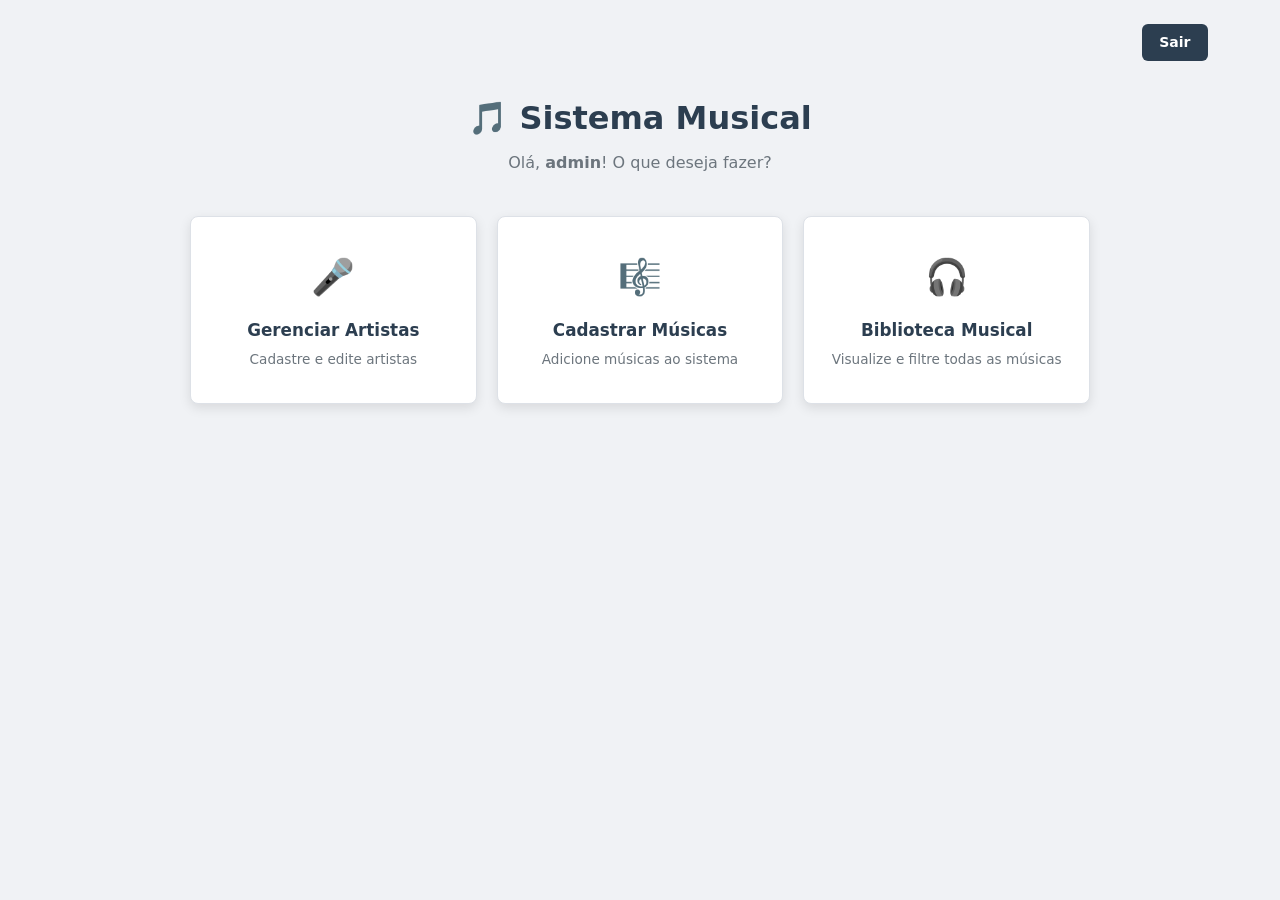
<file: index.html>
<!DOCTYPE html>
<html lang="pt-br">
<head>
   <meta charset="UTF-8">
    <meta name="viewport" content="width=device-width, initial-scale=1.0">
    <title>Menu Principal Sistema Musical</title>
    <link rel="icon" href="data:image/svg+xml,<svg xmlns=%27http://www.w3.org/2000/svg%27 viewBox=%270 0 100 100%27><text y=%27.9em%27 font-size=%2790%27>🎵</text></svg>">
    <link rel="stylesheet" href="styles.css">
</head>
<body>
    <div class="container">
        <div class="topbar">
            <a href="login.html" class="btn-back">Sair</a>
        </div>
        <div class="page-header">
            <h1>🎵 Sistema Musical</h1>
            <p>Olá, <strong>admin</strong>! O que deseja fazer?</p>
        </div>
        <div class="menu-grid">
            <div class="menu-card">
                <a href="cadastro_artista.html">
                    <div class="menu-card-icon">🎤</div> 
                    <div class="menu-card-title">Gerenciar Artistas</div> 
                    <div class="menu-card-desc">Cadastre e edite artistas</div> 
                </a>
            </div>
            <div class="menu-card">
                <a href="cadastro_musica.html">
                    <div class="menu-card-icon">🎼</div>
                    <div class="menu-card-title">Cadastrar Músicas</div>
                    <div class="menu-card-desc">Adicione músicas ao sistema</div>
                </a>
            </div>
            <div class="menu-card">
                <a href="listagem_musicas.html">
                    <div class="menu-card-icon">🎧</div>
                    <div class="menu-card-title">Biblioteca Musical</div>
                    <div class="menu-card-desc">Visualize e filtre todas as músicas</div>
                </a>
            </div>
        </div>
    </div>
</body>
</html>
</file>
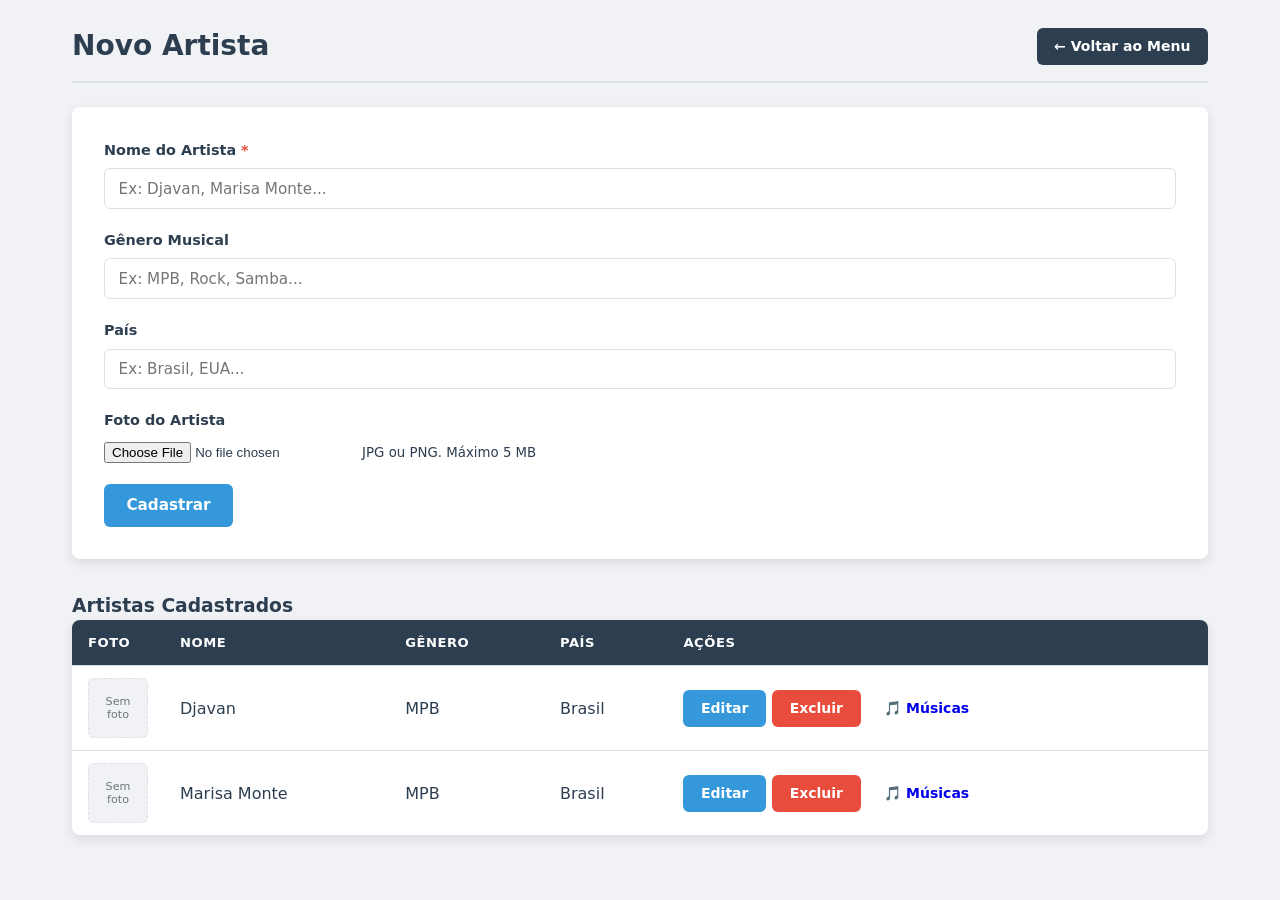
<file: cadastro_artista.html>
<!DOCTYPE html>
<html lang="pt-br">
<head>
    <meta charset="UTF-8">
    <meta name="viewport" content="width=device-width, initial-scale=1.0">
    <title>Novo Artista - Sistema Musical</title>
    <link rel="icon" href="data:image/svg+xml,<svg xmlns='http://www.w3.org/2000/svg' viewBox='0 0 100 100'><text y='.9em' font-size='90'>🎵</text></svg>">
    <link rel="stylesheet" href="styles.css">
</head>
<body>
    <div class="container">


        <!-- A mesma barra de título da Biblioteca (o CSS já existe desde a aula 2) -->
        <div class="page-header-bar">
            <h2>Novo Artista</h2>
            <div class="header-actions">
                <a href="index.html" class="btn-back">← Voltar ao Menu</a>
            </div>
        </div>


        <!-- 
        FORMULÁRIO DE CADASTRO DO ARTISTA (o "criador")
        method="post": envia os dados escondidos. É o certo para cadastrar.
        enctype="multipart/form-data": OBRIGATÓRIO para enviar arquivo (a foto).
        -->
        <form method="post" action="#" enctype="multipart/form-data">
            <!-- form-grid: o CSS transforma em 2 colunas (grid 1fr 1fr). Os campos se encaixam 2 por linha. -->
            <div class="form-grid">
                <div class="form-group">
                    <!-- O vermelho avisa que o campo é obrigatório. A cor vem da variável --red. -->
                    <label for="nome">Nome do Artista <span style="color:var(--red)">*</span></label>
                    <!-- required: o navegador não deixa cadastrar sem nome. -->
                    <input type="text" id="nome" name="nome" required placeholder="Ex: Djavan, Marisa Monte...">
                </div>


                <div class="form-group">
                    <!-- Campo opcional (sem required) -->
                    <label for="genero">Gênero Musical</label>
                    <input type="text" id="genero" name="genero" placeholder="Ex: MPB, Rock, Samba...">
                </div>


                <div class="form-group">
                    <label for="pais">País</label>
                    <input type="text" id="pais" name="pais" placeholder="Ex: Brasil, EUA...">
                </div>


                <div class="form-group">
                    <label for="imagem">Foto do Artista</label>
                    <!-- type="file": abre a janela para escolher um arquivo. accept="image/*": mostra só imagens. -->
                    <input type="file" id="imagem" name="imagem" accept="image/*">
                    <!-- small: texto pequeno de ajuda embaixo do campo -->
                    <small>JPG ou PNG. Máximo 5 MB</small>
                </div>
            </div><!-- fim .form-grid -->


            <!-- form-actions: a área dos botões do formulário (flex). -->
            <div class="form-actions">
                <button type="submit" class="btn-primary">Cadastrar</button>
            </div>
        </form>


        <!-- TABELA DE ARTISTAS (dados fixos nesta fase) -->
        <!-- Usa as MESMAS classes da tabela da Biblioteca: o visual já vem pronto. -->
        <h3>Artistas Cadastrados</h3><!-- h3: subtítulo da tabela -->


        <div class="table-container">
            <table>
                <thead>
                    <tr>
                        <th class="col-foto">Foto</th>
                        <th>Nome</th>
                        <th>Gênero</th>
                        <th>País</th>
                        <th class="col-acoes">Ações</th>
                    </tr>
                </thead>
                <tbody>
                    <!-- Cada tr é um artista -->
                    <tr>
                        <td><div class="no-image">Sem<br>foto</div></td>
                        <td>Djavan</td>
                        <td>MPB</td>
                        <td>Brasil</td>
                        <td>
                            <div class="action-buttons">
                                <a href="#" class="btn-edit">Editar</a>
                                <a href="#" class="btn-delete">Excluir</a>
                                <!-- btn-music (verde): leva ao cadastro das músicas DESTE artista. -->
                                <a href="cadastro_musica.html" class="btn-music">🎵 Músicas</a>
                            </div>
                        </td>
                    </tr>
                    <tr>
                        <td><div class="no-image">Sem<br>foto</div></td>
                        <td>Marisa Monte</td>
                        <td>MPB</td>
                        <td>Brasil</td>
                        <td>
                            <div class="action-buttons">
                                <a href="#" class="btn-edit">Editar</a>
                                <a href="#" class="btn-delete">Excluir</a>
                                <a href="cadastro_musica.html" class="btn-music">🎵 Músicas</a>
                            </div>
                        </td>
                    </tr>
                </tbody>
            </table>
        </div>


    </div>
</body>
</html>
</file>
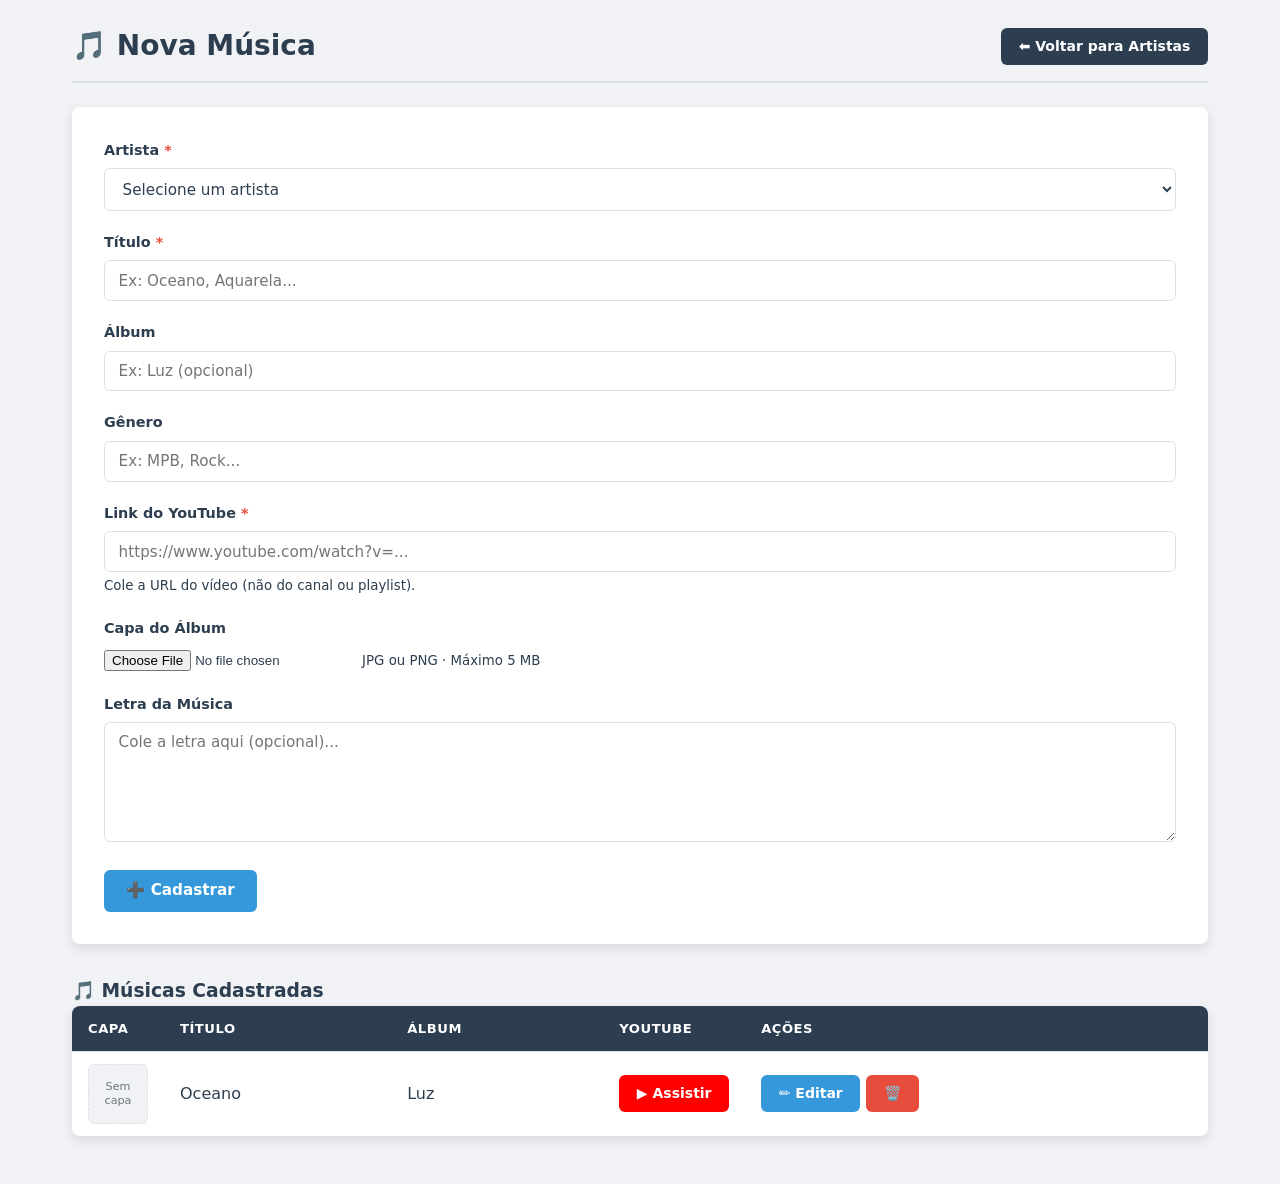
<file: cadastro_musica.html>
<!DOCTYPE html>
<html lang="pt-br">
<head>
    <meta charset="UTF-8">
    <meta name="viewport" content="width=device-width, initial-scale=1.0">
    <title>Nova Música — Sistema Musical</title>
    <link rel="icon" href="data:image/svg+xml,<svg xmlns=%27http://www.w3.org/2000/svg%27 viewBox=%270 0 100 100%27><text y=%27.9em%27 font-size=%2790%27>🎵</text></svg>">
    <link rel="stylesheet" href="styles.css">
</head>
<body>
    <div class="container">

        <!-- Aqui o botão volta para os ARTISTAS: chegamos nesta tela pelo botão verde "Músicas". -->
        <div class="page-header-bar">
            <h2>🎵 Nova Música</h2>
            <div class="header-actions">
                <a href="cadastro_artista.html" class="btn-back">⬅ Voltar para Artistas</a>
            </div>
        </div>

        <!-- FORMULÁRIO DA MÚSICA (a "obra"). Igual ao do artista: post, enctype e form-grid. -->
        <form method="post" action="#" enctype="multipart/form-data">

            <div class="form-grid">

                <!-- Linha 1: Artista + Título -->
                <div class="form-group">
                    <label for="artista_id">Artista <span style="color:var(--red)">*</span></label>
                    <!--
                    select required: a música PRECISA de um artista.
                    A 1a opção tem value="" (vazio): se a pessoa não escolher, o required bloqueia.
                    value="1", "2": o código do artista. Na Sprint 2 é assim que o banco
                    liga a música ao artista dela (chave estrangeira artista_id).
                    -->
                    <select name="artista_id" id="artista_id" required>
                        <option value="">Selecione um artista</option>
                        <option value="1">Djavan</option>
                        <option value="2">Marisa Monte</option>
                    </select>
                </div>

                <div class="form-group">
                    <label for="titulo">Título <span style="color:var(--red)">*</span></label>
                    <input type="text" id="titulo" name="titulo" required placeholder="Ex: Oceano, Aquarela...">
                </div>

                <!-- Linha 2: Álbum + Gênero (opcionais) -->
                <div class="form-group">
                    <label for="album">Álbum</label>
                    <input type="text" id="album" name="album" placeholder="Ex: Luz (opcional)">
                </div>

                <div class="form-group">
                    <label for="genero">Gênero</label>
                    <input type="text" id="genero" name="genero" placeholder="Ex: MPB, Rock...">
                </div>

                <!-- Linha 3: YouTube + Capa -->
                <div class="form-group">
                    <label for="youtube_link">Link do YouTube <span style="color:var(--red)">*</span></label>
                    <!-- type="url": o navegador confere se é um endereço de internet (http...). -->
                    <input type="url" id="youtube_link" name="youtube_link" required placeholder="https://www.youtube.com/watch?v=...">
                    <small>Cole a URL do vídeo (não do canal ou playlist).</small>
                </div>

                <div class="form-group">
                    <label for="imagem_capa">Capa do Álbum</label>
                    <!-- O mesmo campo de foto do artista: só imagens. -->
                    <input type="file" id="imagem_capa" name="imagem_capa" accept="image/*">
                    <small>JPG ou PNG · Máximo 5 MB</small>
                </div>

                <!-- Linha 4: Letra. A classe "full" faz este campo ocupar as 2 colunas (grid-column: 1 / -1). -->
                <div class="form-group full">
                    <label for="letra">Letra da Música</label>
                    <!-- textarea: caixa de texto com várias linhas. Diferente do input, ela tem fechamento. -->
                    <textarea id="letra" name="letra" placeholder="Cole a letra aqui (opcional)..."></textarea>
                </div>

            </div><!-- fim .form-grid -->

            <div class="form-actions">
                <button type="submit" class="btn-primary">➕ Cadastrar</button>
            </div>
        </form>


        <!-- ========== TABELA DE MÚSICAS DO ARTISTA (dados fixos nesta fase) ========== -->
        <h3>🎵 Músicas Cadastradas</h3>
        <div class="table-container">
            <table>
                <thead>
                    <tr>
                        <th class="col-capa">Capa</th>
                        <th>Título</th>
                        <th>Álbum</th>
                        <th class="col-youtube">YouTube</th>
                        <th class="col-acoes">Ações</th>
                    </tr>
                </thead>
                <tbody>
                    <tr>
                        <td><div class="no-image">Sem<br>capa</div></td>
                        <td>Oceano</td>
                        <td>Luz</td>
                        <!-- Abre o vídeo numa aba nova. -->
                        <td><a href="#" target="_blank" class="btn-youtube">▶ Assistir</a></td>
                        <td>
                            <div class="action-buttons">
                                <a href="#" class="btn-edit">✏️ Editar</a>
                                <a href="#" class="btn-delete">🗑️</a>
                            </div>
                        </td>
                    </tr>
                </tbody>
            </table>
        </div>

    </div>
</body>
</html>
</file>
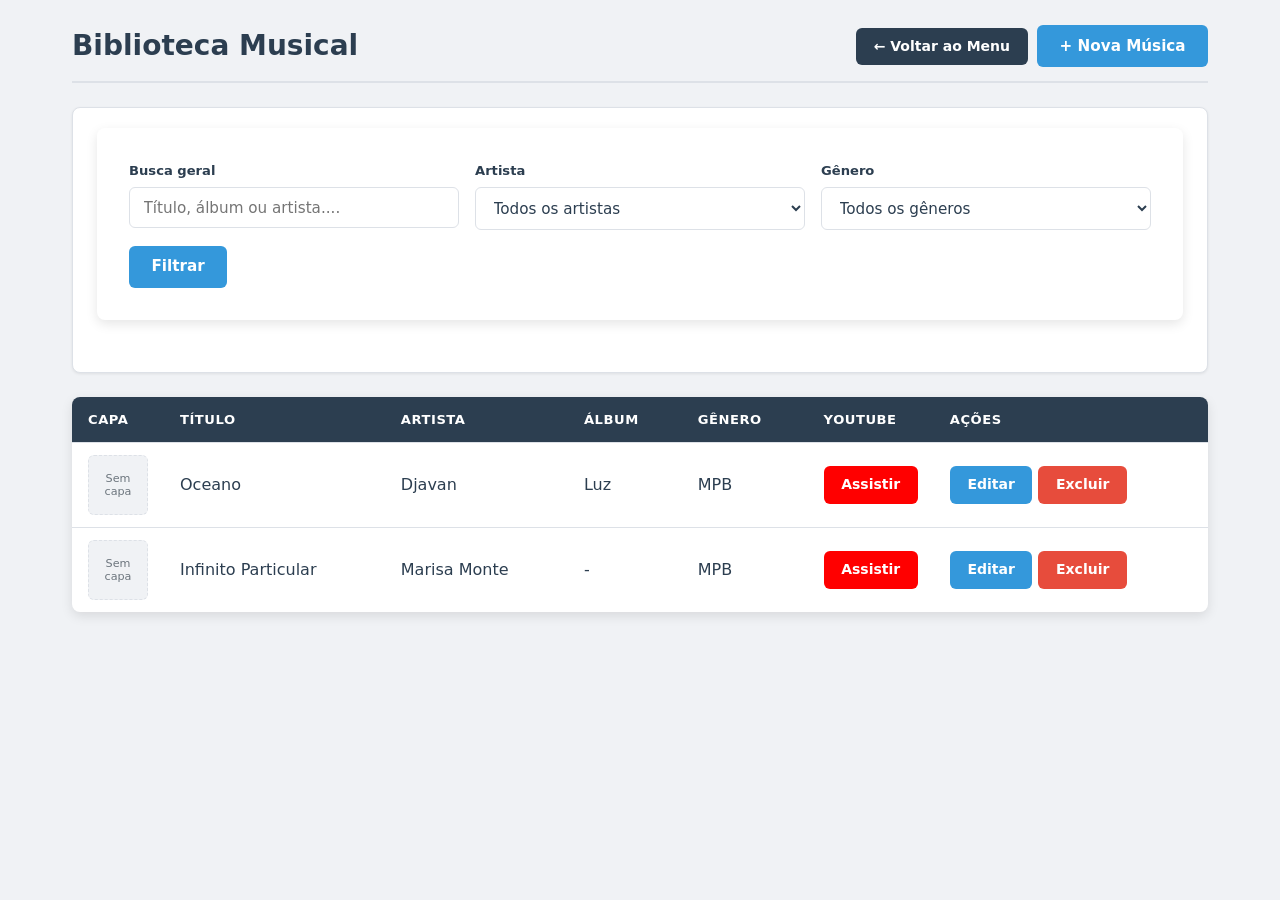
<file: listagem_musicas.html>
<!DOCTYPE html>
<html lang="pt-br">
<head>
<meta charset="UTF-8">
<meta name="viewport" content="width=device-width, initial-scale=1.0">
<title>Biblioteca Musical Sistema Musical</title>
<link rel="icon" href="data:image/svg+xml,<svg xmlns=%27http://www.w3.org/2000/svg%27 viewBox=%270 0 100 100%27><text y=%27.9em%27 font-size=%2790%27>🎵</text></svg>">
<link rel="stylesheet" href="styles.css">
</head>
<body>
<div class="container">
<!--
CABEÇALHO DA PAGINA
page-header-bar: o CSS (flex + space-between) deixa o título
à esquerda e os botões à direita. Esta barra se repete nos cadastros...
-->
<div class="page-header-bar">
<h2>Biblioteca Musical</h2>
<!-- h2: o título desta tela -->
<div class="header-actions">
<!-- Links com cara de botão: btn-back (escuro) e btn-primary (azul). -->
<a href="index.html" class="btn-back">← Voltar ao Menu</a>
<a href="cadastro_musica.html" class="btn-primary">+ Nova Música</a>
</div>
</div>
<!--
FILTROS
Nesta fase eles só aparecem (não filtram de verdade).
method="get": na Sprint 2 o que a pessoa escolher vai aparecer no endereço
(ex.: ?artista=1) e o PHP usa isso para filtrar no banco.
-->
<div class="filters">
<form method="get" class="filter-form" action="#">
<!-- filter-group: os 3 filtros. O CSS (flex) coloca lado a lado. -->
<div class="filter-group">
<!-- filter-item: um filtro rótulo campo. -->
<div class="filter-item">
<label for="busca">Busca geral</label>
<input type="text" name="busca" id="busca" placeholder="Título, álbum ou artista....">
</div>
<div class="filter-item">
<label for="artista">Artista</label>
<!-- select: lista para escolher uma opção.
value="" (vazio) = "todos". O número é o código do artista no banco. -->
<select name="artista" id="artista">
<option value="">Todos os artistas</option>
<option value="1">Djavan</option>
<option value="2">Marisa Monte</option>
</select>
</div>
<div class="filter-item">
<label for="genero">Gênero</label>
<select name="genero" id="genero">
<option value="">Todos os gêneros</option>
<option value="MPB">MPB</option>
</select>
</div>
</div>
<!-- filter-actions: a área do botão de filtrar. -->
<div class="filter-actions">
<button type="submit" class="btn-primary">Filtrar</button>
</div>
</form>
</div>
<!--
TABELA DE MUSICAS
table-container: a caixa branca com sombra em volta da tabela.
-->
<div class="table-container">
<table>
<!-- thead: o cabeçalho da tabela. tr = linha. th = célula de título. -->
<thead>
<tr>
<!-- As classes col... deixam o CSS controlar a largura destas colunas. -->
<th class="col-capa">Capa</th>
<th>Título</th>
<th>Artista</th>
<th>Álbum</th>
<th>Gênero</th>
<th class="col-youtube">YouTube</th>
<th class="col-acoes">Ações</th>
</tr>
</thead>
<!-- tbody: o corpo. Cada tr é UMA música; cada td é uma informação dela.
Os dados estão fixos aqui. Na Sprint 2 o PHP cria estas linhas a partir do banco. -->
<tbody>
<tr>
<!-- no-image: quadrado "Sem capa" no lugar da imagem (a capa real vem na Sprint 2). -->
<td><div class="no-image">Sem<br>capa</div></td>
<td>Oceano</td>
<td>Djavan</td>
<td>Luz</td>
<td>MPB</td>
<!-- target="_blank": abre o video numa aba nova, sem sair do sistema... -->
<td><a href="#" target="_blank" class="btn-youtube">Assistir</a></td>
<td>
<!-- action-buttons: junta Editar e Excluir lado a lado (flex). -->
<div class="action-buttons">
<a href="#" class="btn-edit">Editar</a>
<a href="#" class="btn-delete">Excluir</a>
</div>
</td>
</tr>
<tr>
<td><div class="no-image">Sem<br>capa</div></td>
<td>Infinito Particular</td>
<td>Marisa Monte</td>
<td>-</td> <!-- sem álbum: mostramos um traço -->
<td>MPB</td>
<td><a href="#" target="_blank" class="btn-youtube">Assistir</a></td>
<td>
<div class="action-buttons">
<a href="#" class="btn-edit">Editar</a>
<a href="#" class="btn-delete">Excluir</a>
</div>
</td>
</tr>
</tbody>
</table>
</div>
</div>
</body>
</html>
</file>
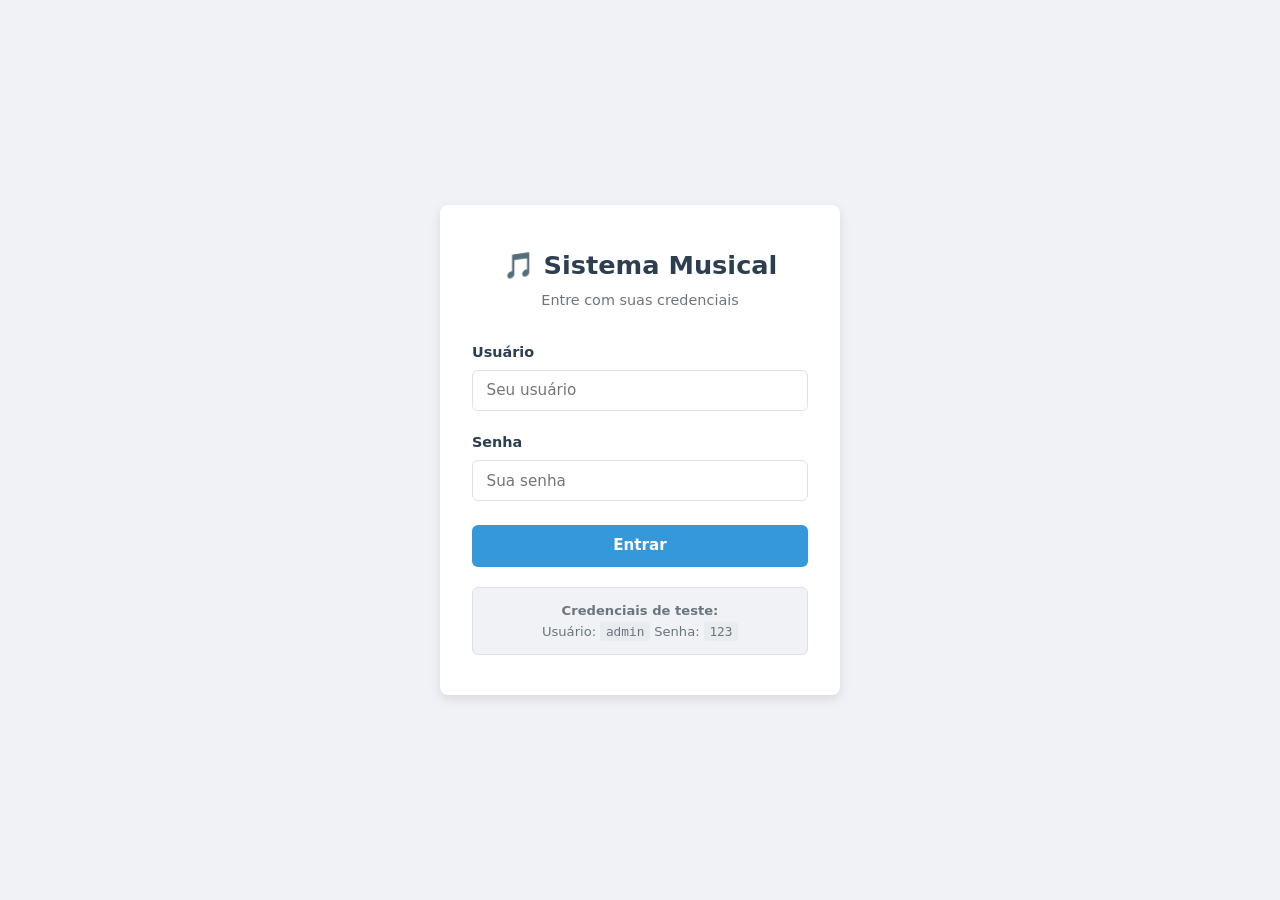
<file: login.html>
<!DOCTYPE html>
<html lang="pt-br">
<head>
    <meta charset="UTF-8">
    <meta name="viewport" content="width=device-width, initial-scale=1.0">
    <title>Login Sistema Musical</title>
    <link rel="icon" href="data:image/svg+xml,<svg xmlns=%27http://www.w3.org/2000/svg%27 viewBox=%270 0 100 100%27><text y=%27.9em%27 font-size=%2790%27>🎵</text></svg>">
    <link rel="stylesheet" href="styles.css">
</head>
<body class="login-page">
    <div class="login-card">
        <div class="login-header">
            <h1>🎵 Sistema Musical</h1>
            <p>Entre com suas credenciais</p>
        </div>
        <form method="post" action="#">
            <div class="form-group">
                <label for="usuario">Usuário</label>
               <input type="text"
                       id="usuario"
                       name="usuario"
                       required
                       autocomplete="username"
                       placeholder="Seu usuário">
            </div>
            <div class="form-group">
                <label for="senha">Senha</label>
                <input type="password"
                       id="senha"
                       name="senha"
                       required
                       autocomplete="current-password"
                       placeholder="Sua senha">
            </div>
            <button type="submit" class="btn-primary">Entrar</button>
        </form>
        <div class="login-hint">
            <strong>Credenciais de teste:</strong><br>
            Usuário: <code>admin</code>     Senha: <code>123</code>
        </div>
    </div>
</body>
</html>
</file>
<file: styles.css>
/*
==========================================================================
SISTEMA MUSICAL: Folha de Estilos Principal
Um único arquivo para TODAS as telas. Ele cresce a cada aula:
Aula 1: base, formulário, botões, login e menu
Aula 2: títulos, barra de título, cores dos botões, tabelas e filtros
Aula 3: formulário em grade, campo de foto e botão de músicas
Aula 4: url e textarea, campo "full", utilitários e celular
==========================================================================
*/


/*
1. VARIÁVEIS E RESET [AULA 1]
:root guarda as variáveis. Escrevemos o valor UMA vez e usamos
em todo lugar com var(--nome). Para mudar a identidade visual do
sistema, basta trocar as cores aqui.
*/
:root {
  --primary: #2c3e50;       /* azul bem escuro: títulos, cabeçalho da tabela */
  --blue: #3498db;          /* azul: botão principal e editar */
  --blue-dark: #2980b9;     /* azul escuro: hover */
  --green: #27ae60;         /* verde: botão de músicas */
  --red: #e74c3c;           /* vermelho: excluir e o de obrigatório */
  --red-dark: #c0392b;
  --bg: #f0f2f5;            /* fundo cinza claro da página */
  --surface: #ffffff;       /* fundo dos cartões */
  --border: #dde1e7;        /* cor das bordas */
  --text: #2c3e50;
  --text-muted: #6c757d;    /* texto cinza, menos importante */
  --shadow-sm: 0 1px 3px rgba(0,0,0,.08);   /* sombra fraca */
  --shadow-md: 0 4px 12px rgba(0,0,0,.10);  /* sombra média */
  --radius: 8px;            /* arredondamento dos cantos */
  --font: 'Segoe UI', system-ui, -apple-system, sans-serif;
}


/* Reset: zera as margens que o navegador coloca sozinho.
box-sizing: border-box faz a largura já incluir padding e borda. */
*, *::before, *::after {
  margin: 0;
  padding: 0;
  box-sizing: border-box;
}


/* A página inteira: fonte, fundo e cor do texto. */
body {
  font-family: var(--font);
  background-color: var(--bg);
  color: var(--text);
  line-height: 1.6;        /* espaço entre as linhas do texto */
  min-height: 100vh;       /* no mínimo a altura toda da tela */
}


/*
2. FORMULÁRIOS [AULA 1]
Base usada por TODAS as telas que têm <form>.
Todo formulário vira um cartão branco com sombra.
*/
form {
  background: var(--surface);
  padding: 2rem;
  border-radius: var(--radius);
  box-shadow: var(--shadow-md);
  margin-bottom: 2rem;
}


/* Espaço embaixo de cada grupo (rótulo + campo). */
.form-group {
  margin-bottom: 1.25rem;
}


/* display: block coloca o rótulo numa linha só dele, em cima do campo. */
label {
  display: block;
  margin-bottom: .4rem;
  font-size: .9rem;
  font-weight: 600;
  color: var(--primary);
}


/* Os campos ocupam a largura toda e ganham borda fina.
textarea e select já ficam prontos para as próximas telas. */
input[type="text"],
input[type="password"],
textarea,
select {
  width: 100%;
  padding: .65rem .85rem;
  border: 1.5px solid var(--border);
  border-radius: 6px;
  font-size: .95rem;
  font-family: var(--font); /* sem isso, campos usam outra fonte */
  color: var(--text);
  background: var(--surface);
  transition: border-color .25s, box-shadow .25s; /* muda suave */
}


/* :focus quando a pessoa clica no campo. A borda fica azul. */
input:focus,
textarea:focus,
select:focus {
  outline: none;
  border-color: var(--blue);
  box-shadow: 0 0 0 3px rgba(52, 152, 219, .15);
}


/*
3. BOTÕES [AULA 1, cores novas nas aulas 2 e 3]
Seletor em grupo (vírgulas): TODOS os botões do sistema têm o
mesmo formato. Cada um ganha a sua cor mais abaixo.
*/
.btn-primary,
.btn-edit,
.btn-delete,
.btn-music,
.btn-back,
.btn-youtube {
  display: inline-flex;     /* ícone e texto alinhados */
  align-items: center;
  justify-content: center;
  gap: .35rem;
  padding: .55rem 1.1rem;
  border: none;
  border-radius: 6px;
  font-size: .875rem;
  font-weight: 600;
  font-family: var(--font);
  cursor: pointer;          /* mãozinha no mouse */
  text-decoration: none;    /* links sem sublinhado */
  white-space: nowrap;      /* texto não quebra linha */
  transition: background-color .2s, transform .15s, box-shadow .2s;
  line-height: 1.4;
}


/* Botão principal: azul. No hover escurece e sobe 1px. */
.btn-primary {
  padding: .65rem 1.4rem;
  font-size: .95rem;
  background: var(--blue);
  color: #fff;
}


.btn-primary:hover {
  background: var(--blue-dark);
  transform: translateY(-1px);
  box-shadow: var(--shadow-sm);
}


/* Voltar e Sair: escuro. */
.btn-back {
  background: var(--primary);
  color: #fff;
}


.btn-back:hover {
  background: #1a252f;
}


/*
5. TELA DE LOGIN [AULA 1]
O body do login vira flex para centralizar o cartão:
justify-content horizontal, align-items vertical.
*/
.login-page {
  display: flex;
  justify-content: center;
  align-items: center;
  min-height: 100vh;
  background: var(--bg);
  padding: 1rem;
}


/* O cartão branco, com no máximo 400px de largura. */
.login-card {
  background: var(--surface);
  padding: 2.5rem 2rem;
  border-radius: var(--radius);
  box-shadow: var(--shadow-md);
  width: 100%;
  max-width: 400px;
}


/* O form já é um cartão (seção 2). Dentro do login-card tiramos
o fundo e a sombra para não ficar "caixa dentro de caixa". */
.login-card form {
  background: none;
  box-shadow: none;
  padding: 0;
  margin: 0;
}


.login-header {
  text-align: center;
  margin-bottom: 1.75rem;
}


.login-header h1 {
  font-size: 1.6rem;
  color: var(--primary);
  margin-bottom: .25rem;
}


.login-header p {
  color: var(--text-muted);
  font-size: .9rem;
}


/* Seletor com espaço "que está dentro de". Só o botão do login ocupa a largura toda. */
.login-card .btn-primary {
  width: 100%;
  margin-top: .25rem;
}


/* A caixinha com a dica das credenciais. */
.login-hint {
  margin-top: 1.25rem;
  padding: .75rem 1rem;
  background: var(--bg);
  border-radius: 6px;
  text-align: center;
  font-size: .82rem;
  color: var(--text-muted);
  border: 1px solid var(--border);
}


.login-hint code {
  background: #e9ecef;
  padding: .1rem .35rem;
  border-radius: 3px;
  font-size: .8rem;
}


/*
6. LAYOUT BASE [AULA 1]
O container de todas as telas, menos o login.
Largura máxima de 1200px. margin: 0 auto centraliza a caixa.
*/
.container {
  max-width: 1200px;
  margin: 0 auto;
  padding: 24px 32px;
}


/*
7. MENU PRINCIPAL [AULA 1]
*/


/* flex-end empurra o botão Sair para a direita. */
.topbar {
  display: flex;
  justify-content: flex-end;
  margin-bottom: 2rem;
}


.page-header {
  text-align: center;
  margin-bottom: 2.5rem;
}


.page-header h1 {
  font-size: 2rem;
  color: var(--primary);
  margin-bottom: .35rem;
}


.page-header p {
  color: var(--text-muted);
  font-size: 1rem;
}


/* A grade dos cards. auto-fit "coloque quantas colunas couberem,
cada uma com no mínimo 240px. No celular os cards descem sozinhos." */
.menu-grid {
  display: grid;
  grid-template-columns: repeat(auto-fit, minmax(240px, 1fr));
  gap: 1.25rem;
  max-width: 900px;
  margin: 0 auto;
}


.menu-card {
  background: var(--surface);
  border-radius: var(--radius);
  box-shadow: var(--shadow-md);
  transition: transform .2s, box-shadow .25s;
  border: 1px solid var(--border);
}


/* Com o mouse em cima, o card sobe 4px e a sombra cresce. */
.menu-card:hover {
  transform: translateY(-4px);
  box-shadow: 0 8px 20px rgba(0,0,0,.13);
}


/* display: block faz o link ocupar o card inteiro (tudo clicável). */
.menu-card a {
  display: block;
  padding: 2rem 1.5rem;
  text-align: center;
  text-decoration: none;
  color: var(--text);
}


.menu-card-icon {
  font-size: 2.2rem;
  margin-bottom: .75rem;
}


.menu-card-title {
  font-size: 1.05rem;
  font-weight: 600;
  color: var(--primary);
  margin-bottom: .35rem;
}


.menu-card-desc {
  font-size: .85rem;
  color: var(--text-muted);
}


/* [AULA 2] Cores dos botões de ação da tabela.
Azul = ação normal. Vermelho perigo (excluir). */
.btn-edit { background: var(--blue); color: #fff; }
.btn-edit:hover { background: var(--blue-dark); }


.btn-delete { background: var(--red); color: #fff; }
.btn-delete:hover { background: var(--red-dark); }


/* [AULA 2] O vermelho do YouTube, para reconhecer na hora. */
.btn-youtube { background: #ff0000; color: #fff; }
.btn-youtube:hover { background: #cc0000; }




/* 8. TIPOGRAFIA [h2 na AULA 2] */


/* Todo h2 do sistema: grande, cor principal e uma linha embaixo. */
h2 {
    font-size: 1.75rem;
    font-weight: 600;
    color: var(--primary);
    margin-bottom: 1.5rem;
    padding-bottom: .75rem;
    border-bottom: 2px solid var(--border);
}




/* 9. CABEÇALHO DE PÁGINA COM AÇÕES [AULA 2] */


/* Usado na Biblioteca e nos dois cadastros.
space-between: titulo na esquerda, botões na direita.
flex-wrap: se faltar espaço, os botões descem. */
.page-header-bar {
    display: flex;
    align-items: center;
    justify-content: space-between;
    gap: 1rem;
    margin-bottom: 1.5rem;
    padding-bottom: .75rem;
    border-bottom: 2px solid var(--border);
    flex-wrap: wrap;
}


/* A barra já tem linha embaixo. Tiramos a linha do h2 que está
dentro dela, senão ficariam duas. */
.page-header-bar h2 {
    margin: 0;
    padding: 0;
    border: none;
    font-size: 1.75rem;
    font-weight: 600;
    color: var(--primary);
}


.page-header-bar .header-actions {
    display: flex;
    gap: .6rem;
    flex-wrap: wrap;
    align-items: center;
}




/* 11. TABELAS [AULA 2] */


/* A caixa da tabela. overflow: hidden corta o que passa dos cantos
redondos (senão o cabeçalho escuro "vaza" no canto). */
.table-container {
    background: var(--surface);
    border-radius: var(--radius);
    box-shadow: var(--shadow-md);
    overflow: hidden;
    margin-bottom: 1.5rem;
}


/* border-collapse: as bordas das células viram uma só. */
table {
    width: 100%;
    border-collapse: collapse;
}


/* Espaço dentro das células e uma linha fina entre as linhas. */
th, td {
    padding: 12px 16px;
    text-align: left;
    vertical-align: middle;
    border-bottom: 1px solid var(--border);
}


/* Cabeçalho escuro, letra branca e MAIÚSCULA. */
th {
    background: var(--primary);
    color: #fff;
    font-size: .82rem;
    font-weight: 600;
    letter-spacing: .04em;
    text-transform: uppercase;
    white-space: nowrap;
}


tbody tr:last-child td { border-bottom: none; } /* a última linha sem borda */
tbody tr:hover { background: #f8fafc; } /* linha clareia com o mouse */


/* Larguras fixas das colunas pequenas. */
.col-foto,
.col-capa { width: 90px; white-space: nowrap; }
.col-youtube { width: 110px; white-space: nowrap; }
.col-acoes { white-space: nowrap; }


/* Editar e Excluir lado a lado. */
.action-buttons {
    display: flex;
    gap: 6px;
    align-items: center;
    flex-wrap: nowrap;
}


/* [Sprint 2] A miniatura da capa ou da foto de verdade. */
.table-thumbnail {
    width: 60px;
    height: 60px;
    object-fit: cover;
    border-radius: 6px;
    display: block;
}


/* O quadrado "Sem capa / Sem foto": borda tracejada e texto no meio. */
.no-image {
    width: 60px;
    height: 60px;
    background: var(--bg);
    border: 1.5px dashed var(--border);
    border-radius: 6px;
    display: flex;
    align-items: center;
    justify-content: center;
    font-size: .7rem;
    color: var(--text-muted);
    text-align: center;
    line-height: 1.2;
}


/* [Sprint 2] Célula de "nenhuma música encontrada". */
td.empty-cell {
    text-align: center;
    color: var(--text-muted);
    padding: 2rem;
    font-size: .95rem;
}




/* 14. FILTROS [AULA 2] */


.filters {
    background: var(--surface);
    padding: 1.25rem 1.5rem;
    border-radius: var(--radius);
    box-shadow: var(--shadow-sm);
    margin-bottom: 1.5rem;
    border: 1px solid var(--border);
}


/* Os filtros lado a lado. flex-wrap: descem se não couber. */
.filter-group {
    display: flex;
    gap: 1rem;
    flex-wrap: wrap;
    margin-bottom: 1rem;
}


/* flex: 1 cada filtro pega a mesma fatia do espaço.
min-width impede que fique fino demais. */
.filter-item {
    flex: 1;
    min-width: 180px;
}


.filter-item label {
    font-size: .82rem;
}


.filter-actions {
    display: flex;
    gap: .75rem;
    align-items: center;
}


/*
4. MENSAGENS [AULA 4, usadas de verdade na Sprint 2]
Ex.: "Artista cadastrado!" (success) ou "Senha incorreta" (error).
*/
.message {
  display: flex;
  align-items: center;
  gap: .6rem;
  padding: .85rem 1.1rem;
  border-radius: 6px;
  margin-bottom: 1.25rem;
  font-size: .95rem;
  font-weight: 500;
}


.message.success { background: #d4edda; color: #155724; border: 1px solid #c3e6cb; }
.message.error { background: #f8d7da; color: #721c24; border: 1px solid #f5c6cb; }


/*
[AULA 4] A caixa da letra: começa com 120px de altura.
resize: vertical deixa esticar só para baixo.
*/
textarea {
  min-height: 120px;
  resize: vertical;
}


/*
10. FORMULÁRIO EM GRADE [AULAS 3 e 4]
*/
/* [AULA 4] Outros tipos de input ficam iguais ao text. */
input[type="number"],
input[type="url"],
input[type="date"] {
  width: 100%;
  padding: .65rem .85rem;
  border: 1.5px solid var(--border);
  border-radius: 6px;
  font-size: .95rem;
  font-family: var(--font);
  color: var(--text);
  background: var(--surface);
  transition: border-color .2s, box-shadow .2s;
}


/* [AULA 4] O campo com a classe "full" vai da 1ª à última linha
da grade: ocupa as 2 colunas (usado na letra da música). */
.form-grid .form-group.full {
  grid-column: 1 / -1;
}


/*
15. UTILITÁRIOS [AULA 4]
Classes pequenas para usar direto no HTML, sem criar regra nova.
mt = margin-top, mb = margin-bottom.
*/
.text-center { text-align: center; }
.text-muted { color: var(--text-muted); font-size: .9rem; }


.mt-1 { margin-top: .5rem; }
.mt-2 { margin-top: 1rem; }
.mt-3 { margin-top: 1.5rem; }
.mb-1 { margin-bottom: .5rem; }
.mb-2 { margin-bottom: 1rem; }
.mb-3 { margin-bottom: 1.5rem; }


/*
16. RESPONSIVIDADE [AULA 4]
Tudo aqui dentro só vale em telas de até 768px (celular e
tablet em pé). Fica no FIM do arquivo para vencer as regras de cima.
Teste: F12, depois o ícone de celular (modo responsivo).
*/
@media (max-width: 768px) {
  .container { padding: 16px; } /* menos espaço nas bordas */
  h2 { font-size: 1.4rem; }
  form { padding: 1.25rem; }
  .form-grid { grid-template-columns: 1fr; } /* formulário em 1 coluna */
  .filter-group { flex-direction: column; gap: .75rem; } /* filtros empilhados */
  .filter-item { min-width: 100%; }
  .table-container { overflow-x: auto; } /* tabela rola para o lado */
  table { min-width: 560px; }
  th, td { padding: 10px 12px; font-size: .85rem; }
  .table-thumbnail,
  .no-image { width: 48px; height: 48px; }
  .col-foto, .col-capa { width: 68px; }
  .action-buttons { flex-wrap: wrap; gap: 4px; }
  .btn-edit, .btn-delete, .btn-music, .btn-youtube {
    padding: .4rem .7rem;
    font-size: .78rem;
  }
  .menu-grid { grid-template-columns: 1fr; } /* menu: 1 card por linha */
}
</file>
